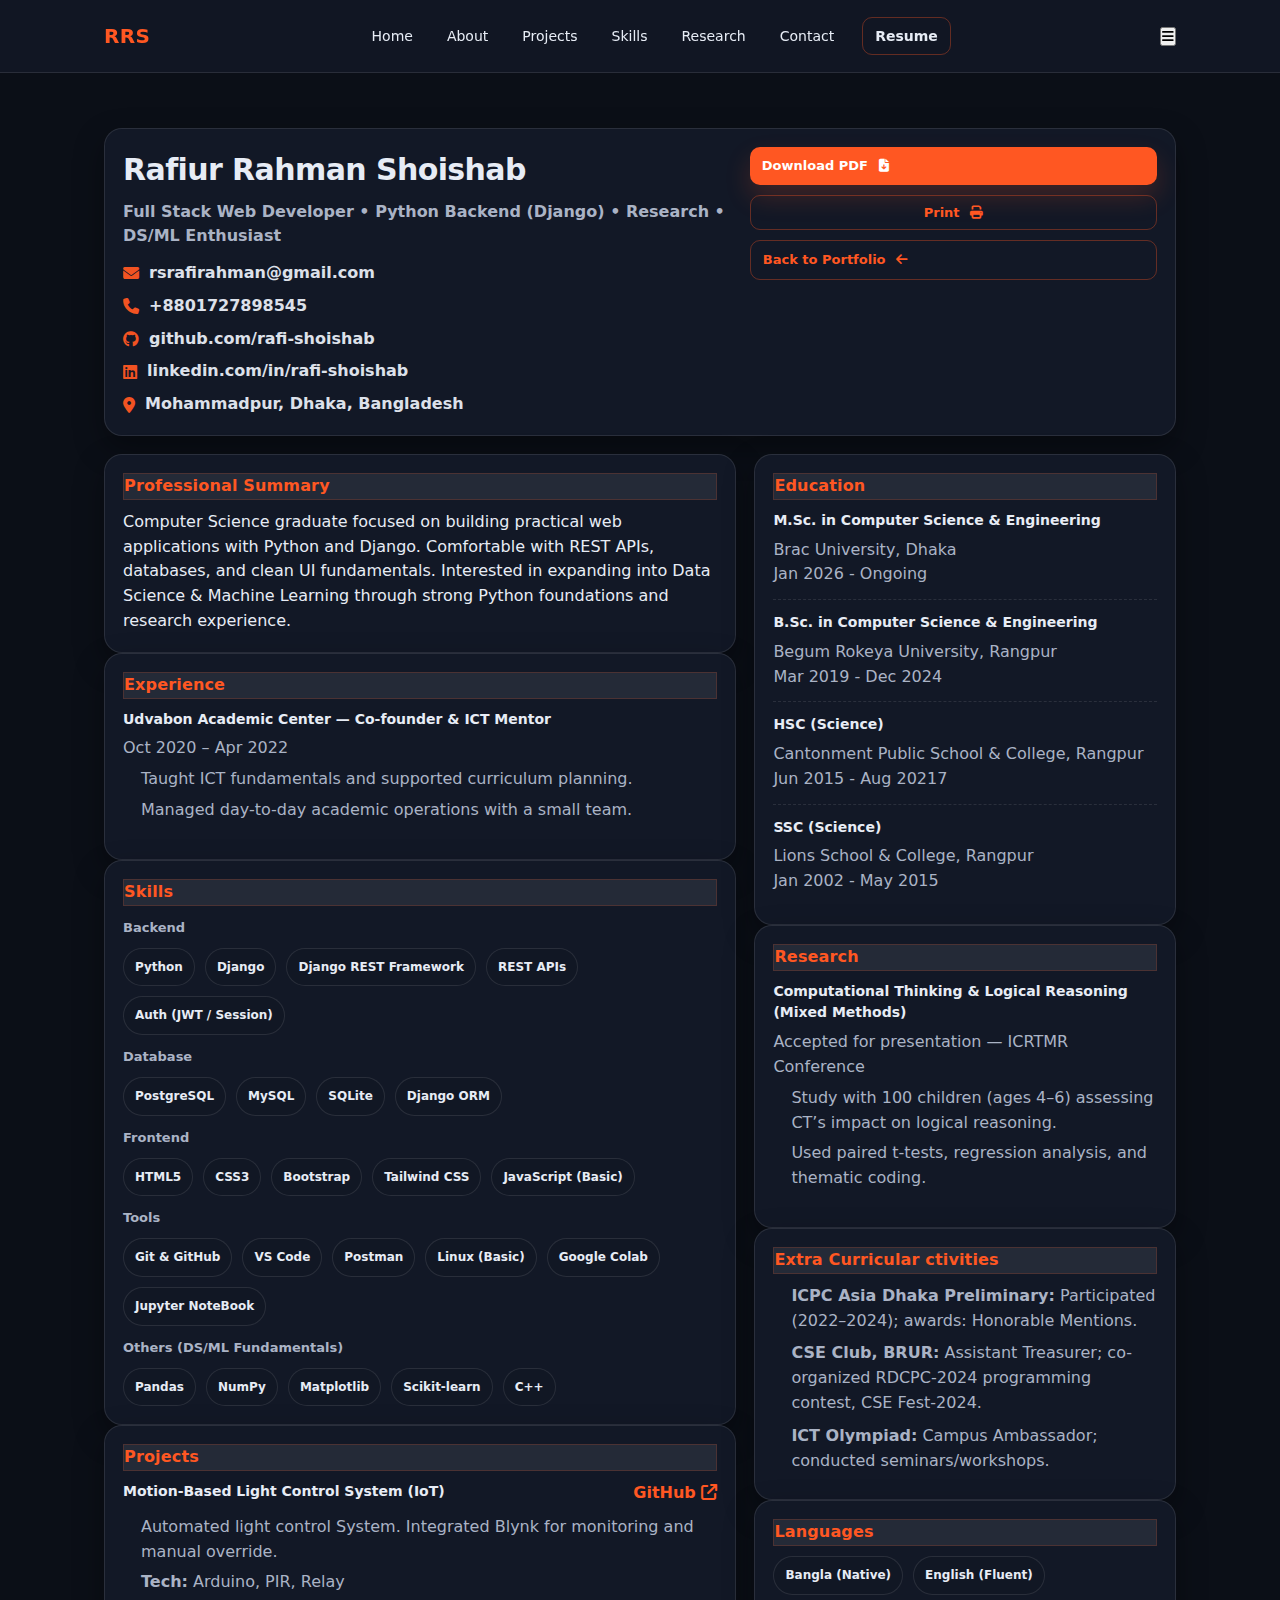
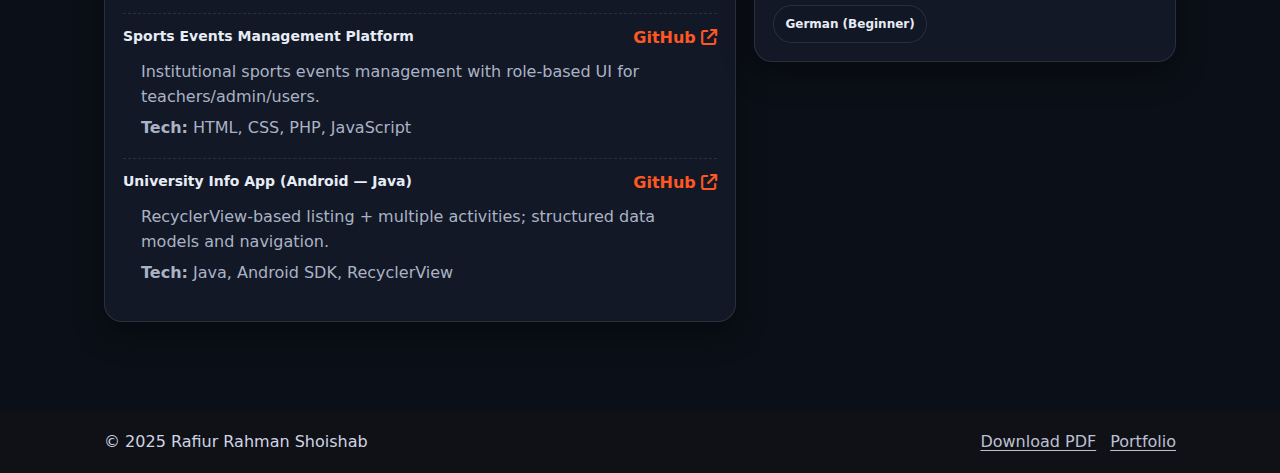
<file: resume.html>
<!doctype html>
<html lang="en">
  <head>
    <meta charset="utf-8" />
    <meta name="viewport" content="width=device-width,initial-scale=1" />
    <title>Resume — Rafiur Rahman Shoishab</title>

    <link rel="stylesheet" href="style.css" />

    <!-- Font Awesome -->
    <link
      rel="stylesheet"
      href="https://cdnjs.cloudflare.com/ajax/libs/font-awesome/6.5.0/css/all.min.css"
    />
  </head>

  <body class="resume-page">
    <!-- HEADER -->
    <header class="header">
      <div class="container header-inner">
        <a class="logo" href="index.html#home" aria-label="Back to Home">RRS</a>

        <nav class="nav" id="navMenu" aria-label="Primary">
          <ul>
            <li><a class="nav-link" href="index.html#home">Home</a></li>
            <li><a class="nav-link" href="index.html#about">About</a></li>
            <li><a class="nav-link" href="index.html#projects">Projects</a></li>
            <li><a class="nav-link" href="index.html#skills">Skills</a></li>
            <li><a class="nav-link" href="index.html#research">Research</a></li>
            <li><a class="nav-link" href="index.html#contact">Contact</a></li>

            <li class="nav-cta">
              <a
                class="btn btn-sm btn-outline"
                href="resume.html"
                aria-current="page"
              >
                Resume
              </a>
            </li>
          </ul>
        </nav>

        <div class="header-actions">
          <button class="hamburger" id="hamburger" aria-label="Toggle menu">
            <i class="fa-solid fa-bars"></i>
          </button>
        </div>
      </div>
    </header>

    <!-- RESUME -->
    <main class="resume">
      <div class="container">
        <!-- Top card -->
        <section class="resume-hero">
          <div class="resume-hero-left">
            <h1 class="resume-name">Rafiur Rahman Shoishab</h1>
            <p class="resume-title">
              Full Stack Web Developer • Python Backend (Django) • Research •
              DS/ML Enthusiast
            </p>

            <div class="resume-contacts">
              <a href="mailto:rsrafirahman@gmail.com"
                ><i class="fa-solid fa-envelope"></i> rsrafirahman@gmail.com</a
              >
              <a href="tel:+8801727898545"
                ><i class="fa-solid fa-phone"></i> +8801727898545</a
              >
              <a
                href="https://github.com/rafi-shoishab"
                target="_blank"
                rel="noopener"
              >
                <i class="fa-brands fa-github"></i> github.com/rafi-shoishab
              </a>
              <a
                href="https://www.linkedin.com/in/rafi-shoishab"
                target="_blank"
                rel="noopener"
              >
                <i class="fa-brands fa-linkedin"></i>
                linkedin.com/in/rafi-shoishab
              </a>
              <span
                ><i class="fa-solid fa-location-dot"></i> Mohammadpur, Dhaka,
                Bangladesh</span
              >
            </div>
          </div>

          <div class="resume-hero-actions">
            <a class="btn btn-sm" href="#" target="_blank" rel="noopener">
              Download PDF <i class="fa-solid fa-file-arrow-down"></i>
            </a>
            <button
              class="btn btn-sm btn-outline"
              type="button"
              onclick="window.print()"
            >
              Print <i class="fa-solid fa-print"></i>
            </button>
            <a class="btn btn-sm btn-outline" href="index.html">
              Back to Portfolio <i class="fa-solid fa-arrow-left"></i>
            </a>
          </div>
        </section>

        <!-- Content grid -->
        <section class="resume-grid">
          <!-- LEFT -->
          <div class="resume-col">
            <article class="resume-card">
              <h2>Professional Summary</h2>
              <p>
                Computer Science graduate focused on building practical web
                applications with Python and Django. Comfortable with REST APIs,
                databases, and clean UI fundamentals. Interested in expanding
                into Data Science & Machine Learning through strong Python
                foundations and research experience.
              </p>
            </article>

            <article class="resume-card">
              <h2>Experience</h2>

              <div class="resume-item">
                <h3>Udvabon Academic Center — Co-founder & ICT Mentor</h3>
                <p class="muted">Oct 2020 – Apr 2022</p>
                <ul>
                  <li>
                    Taught ICT fundamentals and supported curriculum planning.
                  </li>
                  <li>
                    Managed day-to-day academic operations with a small team.
                  </li>
                </ul>
              </div>
            </article>

            <article class="resume-card">
              <h2>Skills</h2>

              <h3 class="resume-sub">Backend</h3>
              <div class="resume-tags">
                <span>Python</span><span>Django</span
                ><span>Django REST Framework</span> <span>REST APIs</span
                ><span>Auth (JWT / Session)</span>
              </div>

              <h3 class="resume-sub">Database</h3>
              <div class="resume-tags">
                <span>PostgreSQL</span><span>MySQL</span><span>SQLite</span
                ><span>Django ORM</span>
              </div>

              <h3 class="resume-sub">Frontend</h3>
              <div class="resume-tags">
                <span>HTML5</span><span>CSS3</span><span>Bootstrap</span
                ><span>Tailwind CSS</span><span>JavaScript (Basic)</span>
              </div>

              <h3 class="resume-sub">Tools</h3>
              <div class="resume-tags">
                <span>Git & GitHub</span><span>VS Code</span><span>Postman</span
                ><span>Linux (Basic)</span><span>Google Colab</span
                ><span>Jupyter NoteBook</span>
              </div>

              <h3 class="resume-sub">Others (DS/ML Fundamentals)</h3>
              <div class="resume-tags">
                <span>Pandas</span><span>NumPy</span><span>Matplotlib</span
                ><span>Scikit-learn</span>
                <span>C++</span>
              </div>
            </article>

            <article class="resume-card">
              <h2>Projects</h2>

              <div class="resume-item">
                <div class="resume-item-top">
                  <h3>Motion-Based Light Control System (IoT)</h3>
                  <a
                    class="resume-link"
                    href="https://github.com/rafi-shoishab/MotionLight_IoT"
                    target="_blank"
                    rel="noopener"
                  >
                    GitHub
                    <i class="fa-solid fa-arrow-up-right-from-square"></i>
                  </a>
                </div>
                <ul>
                  <li>
                    Automated light control System. Integrated Blynk for
                    monitoring and manual override.
                  </li>
                  <li><strong>Tech:</strong> Arduino, PIR, Relay</li>
                </ul>
              </div>

              <div class="resume-item">
                <div class="resume-item-top">
                  <h3>Sports Events Management Platform</h3>
                  <a
                    class="resume-link"
                    href="https://github.com/rafi-shoishab/Sports_Events_Management"
                    target="_blank"
                    rel="noopener"
                  >
                    GitHub
                    <i class="fa-solid fa-arrow-up-right-from-square"></i>
                  </a>
                </div>
                <ul>
                  <li>
                    Institutional sports events management with role-based UI
                    for teachers/admin/users.
                  </li>
                  <li><strong>Tech:</strong> HTML, CSS, PHP, JavaScript</li>
                </ul>
              </div>

              <div class="resume-item">
                <div class="resume-item-top">
                  <h3>University Info App (Android — Java)</h3>
                  <a
                    class="resume-link"
                    href="https://github.com/rafi-shoishab/univarsity-info-App"
                    target="_blank"
                    rel="noopener"
                  >
                    GitHub
                    <i class="fa-solid fa-arrow-up-right-from-square"></i>
                  </a>
                </div>
                <ul>
                  <li>
                    RecyclerView-based listing + multiple activities; structured
                    data models and navigation.
                  </li>
                  <li>
                    <strong>Tech:</strong> Java, Android SDK, RecyclerView
                  </li>
                </ul>
              </div>
            </article>
          </div>

          <!-- RIGHT -->
          <aside class="resume-col">
            <article class="resume-card">
              <h2>Education</h2>
              <div class="resume-item">
                <h3>M.Sc. in Computer Science & Engineering</h3>
                <p class="muted">Brac University, Dhaka</p>
                <p class="muted">Jan 2026 - Ongoing</p>
              </div>
              <div class="resume-item">
                <h3>B.Sc. in Computer Science & Engineering</h3>
                <p class="muted">Begum Rokeya University, Rangpur</p>
                <p class="muted">Mar 2019 - Dec 2024</p>
              </div>
              <div class="resume-item">
                <h3>HSC (Science)</h3>
                <p class="muted">Cantonment Public School & College, Rangpur</p>
                <p class="muted">Jun 2015 - Aug 20217</p>
              </div>
              <div class="resume-item">
                <h3>SSC (Science)</h3>
                <p class="muted">Lions School & College, Rangpur</p>
                <p class="muted">Jan 2002 - May 2015</p>
              </div>
            </article>

            <article class="resume-card">
              <h2>Research</h2>
              <div class="resume-item">
                <h3>
                  Computational Thinking & Logical Reasoning (Mixed Methods)
                </h3>
                <p class="muted">
                  Accepted for presentation — ICRTMR Conference
                </p>
                <ul>
                  <li>
                    Study with 100 children (ages 4–6) assessing CT’s impact on
                    logical reasoning.
                  </li>
                  <li>
                    Used paired t-tests, regression analysis, and thematic
                    coding.
                  </li>
                </ul>
              </div>
            </article>

            <article class="resume-card">
              <h2>Extra Curricular ctivities</h2>
              <ul class="resume-list">
                <li>
                  <strong>ICPC Asia Dhaka Preliminary:</strong> Participated
                  (2022–2024); awards: Honorable Mentions.
                </li>
                <li>
                  <strong>CSE Club, BRUR:</strong> Assistant Treasurer;
                  co-organized RDCPC-2024 programming contest, CSE Fest-2024.
                </li>
                <li>
                  <strong>ICT Olympiad:</strong> Campus Ambassador; conducted
                  seminars/workshops.
                </li>
              </ul>
            </article>

            <article class="resume-card">
              <h2>Languages</h2>
              <div class="resume-tags">
                <span>Bangla (Native)</span><span>English (Fluent)</span
                ><span>German (Beginner)</span>
              </div>
            </article>
          </aside>
        </section>
      </div>
    </main>

    <footer class="footer">
      <div class="container foot-inner">
        <span>© 2025 Rafiur Rahman Shoishab</span>
        <div class="foot-links">
          <a href="#" target="_blank" rel="noopener">Download PDF</a>
          <a href="index.html">Portfolio</a>
        </div>
      </div>
    </footer>

    <script src="script.js"></script>
  </body>
</html>
</file>
<file: style.css>
/* ---------- Base ---------- */
:root {
  --bg: #0b0f17;
  --surface: #121826;
  --ink: #e7ecf5;
  --muted: #aab3c5;
  --line: rgba(255, 255, 255, 0.1);

  --accent: #ff5722;
  --accentSoft: rgba(255, 87, 34, 0.14);

  --shadow: 0 16px 50px rgba(0, 0, 0, 0.45);
  --shadow2: 0 12px 30px rgba(0, 0, 0, 0.35);

  --radius: 16px;
  --radiusSm: 12px;
}

* {
  margin: 0;
  padding: 0;
  box-sizing: border-box;
  font-family:
    "Poppins",
    system-ui,
    -apple-system,
    Segoe UI,
    Roboto,
    Arial,
    sans-serif;
}
body {
  background: var(--bg);
  color: var(--ink);
  line-height: 1.55;
}
img {
  max-width: 100%;
  display: block;
}
a {
  color: inherit;
  text-decoration: none;
}
ul {
  list-style: none;
}

/* ---------- Layout ---------- */
.container {
  max-width: 1120px;
  margin: 0 auto;
  padding: 0 24px;
}
.section {
  padding: 88px 0;
}
.section.alt {
  background: linear-gradient(
    180deg,
    color-mix(in srgb, var(--surface) 55%, transparent),
    transparent
  );
}
.section-head {
  text-align: center;
  max-width: 820px;
  margin: 0 auto 34px;
}
.section-head h2 {
  font-size: 34px;
  letter-spacing: -0.02em;
  margin-bottom: 10px;
}
.subtext {
  color: var(--muted);
  font-size: 16px;
}

/* ---------- Header ---------- */
.header {
  position: fixed;
  top: 0;
  left: 0;
  right: 0;
  z-index: 1000;
  background: color-mix(in srgb, var(--surface) 88%, transparent);
  backdrop-filter: blur(10px);
  border-bottom: 1px solid var(--line);
}
.header-inner {
  display: flex;
  align-items: center;
  justify-content: space-between;
  height: 72px;
}
.logo {
  font-weight: 800;
  letter-spacing: 0.02em;
  color: var(--accent);
  font-size: 20px;
}
.nav ul {
  display: flex;
  align-items: center;
  gap: 10px;
}
.nav a {
  padding: 10px 12px;
  border-radius: 10px;
  color: var(--ink);
  font-size: 14px;
}
.nav a:hover,
.nav a.active {
  background: var(--accentSoft);
  color: var(--accent);
}
.nav-cta {
  margin-left: 6px;
}

/* Buttons */
.btn {
  background: var(--accent);
  color: #fff;
  border: none;
  padding: 12px 16px;
  border-radius: 12px;
  font-weight: 700;
  cursor: pointer;
  box-shadow: 0 12px 26px rgba(255, 87, 34, 0.2);
  transition:
    transform 0.16s ease,
    box-shadow 0.16s ease,
    opacity 0.16s ease;
}
.btn:hover {
  transform: translateY(-2px);
  box-shadow: 0 16px 32px rgba(255, 87, 34, 0.22);
}
.btn:active {
  transform: translateY(0);
  opacity: 0.95;
}
.btn-outline {
  background: transparent;
  border: 1px solid rgba(255, 87, 34, 0.35);
  color: var(--accent);
  box-shadow: none;
}
.btn-outline:hover {
  background: var(--accentSoft);
}
.btn-sm {
  padding: 9px 12px;
  border-radius: 10px;
  font-size: 13px;
}
.btn.btn-sm i {
  margin-left: 6px;
}
.btn.btn-outline i {
  margin-left: 6px;
}

/* ---------- Hero ---------- */
.hero {
  padding-top: 110px;
}
.hero-inner {
  display: grid;
  grid-template-columns: 1.15fr 0.85fr;
  gap: 36px;
  align-items: center;
  padding: 34px 0 26px;
}
.kicker {
  color: var(--accent);
  font-weight: 700;
  margin-bottom: 6px;
}
.title {
  font-size: 46px;
  line-height: 1.08;
  letter-spacing: -0.03em;
  margin-bottom: 10px;
}
.changing-text {
  font-size: 20px;
  font-weight: 700;
  margin-bottom: 14px;
}
#rotateText {
  color: var(--accent);
  border-right: 2px solid var(--accent);
  padding-right: 6px;
}
.desc {
  color: var(--muted);
  max-width: 620px;
  margin-bottom: 18px;
}

.hero-cta {
  display: flex;
  flex-wrap: wrap;
  gap: 12px;
  align-items: center;
  margin-top: 10px;
}
.socials {
  display: flex;
  gap: 10px;
  margin-left: 6px;
}
.socials a {
  width: 42px;
  height: 42px;
  border-radius: 12px;
  background: var(--surface);
  display: grid;
  place-items: center;
  border: 1px solid var(--line);
  box-shadow: var(--shadow2);
  transition:
    transform 0.16s ease,
    background 0.16s ease;
}
.socials a:hover {
  transform: translateY(-2px);
  background: color-mix(in srgb, var(--surface) 85%, transparent);
}
.socials i {
  font-size: 18px;
  color: var(--ink);
}

.hero-meta {
  display: flex;
  gap: 18px;
  flex-wrap: wrap;
  margin-top: 16px;
  color: color-mix(in srgb, var(--ink) 80%, var(--muted));
}
.hero-meta i {
  color: var(--accent);
  margin-right: 6px;
}

.photo-card {
  background: var(--surface);
  border: 1px solid var(--line);
  border-radius: 22px;
  box-shadow: var(--shadow);
  padding: 16px;
}
.photo-card img {
  border-radius: 16px;
  height: 420px;
  width: 100%;
  object-fit: cover;
}

/* ---------- Banner Strip ---------- */
.banner-strip {
  padding: 18px 0 34px;
}
.banner-inner {
  background: var(--surface);
  border: 1px solid var(--line);
  border-radius: 18px;
  box-shadow: var(--shadow2);
  padding: 16px 16px;
}
.badge-row {
  display: flex;
  flex-wrap: wrap;
  gap: 10px;
  justify-content: center;
}
.mini-badge {
  display: inline-flex;
  align-items: center;
  gap: 8px;
  background: rgba(255, 87, 34, 0.08);
  color: var(--ink);
  border: 1px solid rgba(255, 87, 34, 0.18);
  padding: 10px 12px;
  border-radius: 999px;
  font-weight: 700;
  font-size: 13px;
}
.mini-badge i {
  color: var(--accent);
}

/* ---------- Cards ---------- */
.cards {
  display: grid;
  grid-template-columns: repeat(3, minmax(0, 1fr));
  gap: 18px;
  margin-top: 22px;
}
.card {
  background: var(--surface);
  border: 1px solid var(--line);
  border-radius: var(--radius);
  box-shadow: var(--shadow2);
  padding: 20px;
  transition: transform 0.18s ease;
}
.card:hover {
  transform: translateY(-6px);
}
.card-ic {
  width: 48px;
  height: 48px;
  border-radius: 14px;
  display: grid;
  place-items: center;
  background: rgba(255, 87, 34, 0.1);
  color: var(--accent);
  margin-bottom: 12px;
}
.card h3 {
  font-size: 18px;
  margin-bottom: 8px;
}
.card p {
  color: var(--muted);
}

/* ---------- Projects ---------- */
.project-grid {
  display: grid;
  grid-template-columns: repeat(3, minmax(0, 1fr));
  gap: 18px;
}
.project-card {
  background: var(--surface);
  border: 1px solid var(--line);
  border-radius: 18px;
  box-shadow: var(--shadow2);
  overflow: hidden;
  transition:
    transform 0.18s ease,
    opacity 0.18s ease;
}
.project-card:hover {
  transform: translateY(-6px);
}
.project-media {
  height: 190px;
  overflow: hidden;
}
.project-media img {
  height: 100%;
  width: 100%;
  object-fit: cover;
  transform: scale(1);
  transition: transform 0.25s ease;
}
.project-card:hover .project-media img {
  transform: scale(1.04);
}
.project-body {
  padding: 16px;
}
.project-body h3 {
  font-size: 17px;
  margin-bottom: 8px;
  line-height: 1.25;
}
.project-body p {
  color: var(--muted);
  font-size: 14px;
  margin-bottom: 12px;
}
.tags {
  display: flex;
  flex-wrap: wrap;
  gap: 8px;
  margin-bottom: 14px;
}
.tags span {
  font-size: 12px;
  font-weight: 700;
  padding: 8px 10px;
  border-radius: 999px;
  background: color-mix(in srgb, var(--surface) 85%, var(--bg));
  border: 1px solid var(--line);
}
.project-actions {
  display: flex;
  gap: 10px;
  flex-wrap: wrap;
}

/* --- Filter UI --- */
.filter-bar {
  display: flex;
  flex-wrap: wrap;
  gap: 10px;
  justify-content: center;
  margin: 10px 0 26px;
}
.filter-btn {
  border: 1px solid var(--line);
  background: color-mix(in srgb, var(--surface) 82%, var(--bg));
  color: var(--ink);
  padding: 10px 14px;
  border-radius: 999px;
  font-weight: 800;
  font-size: 13px;
  cursor: pointer;
  transition:
    transform 0.16s ease,
    background 0.16s ease,
    border-color 0.16s ease;
}
.filter-btn:hover {
  transform: translateY(-2px);
}
.filter-btn.active {
  background: rgba(255, 87, 34, 0.14);
  border-color: rgba(255, 87, 34, 0.3);
  color: var(--ink);
  box-shadow: var(--shadow2);
}
.project-card.is-hidden {
  display: none;
}
.no-projects {
  text-align: center;
  color: var(--muted);
  margin-top: 14px;
  font-weight: 700;
}

/* ===================================================
   SKILLS SECTION — Clean Dark Pill Style
=================================================== */

.skills-wrap {
  margin-top: 40px;
  display: flex;
  flex-direction: column;
  gap: 40px;
}

.skill-row {
  display: flex;
  flex-direction: column;
  gap: 18px;
}

/* Category Title (like Backend, Database) */
.skill-head{
  font-size: 20px;
  font-weight: 800;
  letter-spacing: -0.01em;
  color: var(--ink);
  position: relative;
  padding-bottom: 8px;
}

.skill-head::after{
  content: "";
  position: absolute;
  left: 0;
  bottom: 0;
  width: 40px;
  height: 3px;
  background: var(--accent);
  border-radius: 2px;
}

/* Skill Pills */
.skill-items {
  display: flex;
  flex-wrap: wrap;
  gap: 14px;
}

.skill-items span {
  padding: 12px 20px;
  border-radius: 999px;
  font-size: 13px;
  font-weight: 700;
  background: #111827;
  border: 1px solid rgba(255, 255, 255, 0.08);
  color: var(--ink);
  transition: all 0.25s ease;
  cursor: default;
}

/* Hover Animation */
.skill-items span:hover {
  background: rgba(255, 87, 34, 0.12);
  border-color: rgba(255, 87, 34, 0.35);
  transform: translateY(-4px);
  box-shadow: 0 12px 24px rgba(255, 87, 34, 0.18);
}

/* Responsive */
@media (max-width: 760px) {
  .skills-wrap {
    gap: 30px;
  }
}

/* Research */
.feature-card {
  background: var(--surface);
  border: 1px solid var(--line);
  border-radius: 18px;
  box-shadow: var(--shadow2);
  padding: 18px;
  max-width: 920px;
  margin: 0 auto;
}
.feature-top {
  display: flex;
  align-items: flex-start;
  justify-content: space-between;
  gap: 12px;
  margin-bottom: 12px;
}
.feature-top h3 {
  font-size: 18px;
  line-height: 1.3;
}
.pill {
  display: inline-flex;
  padding: 8px 10px;
  border-radius: 999px;
  background: rgba(255, 87, 34, 0.1);
  border: 1px solid rgba(255, 87, 34, 0.2);
  color: var(--ink);
  font-weight: 800;
  font-size: 12px;
  white-space: nowrap;
}
.feature-list {
  padding-left: 18px;
}
.feature-list li {
  margin: 7px 0;
  color: var(--muted);
}

/* Achievements */
.two-col {
  display: grid;
  grid-template-columns: repeat(2, minmax(0, 1fr));
  gap: 18px;
}
.mini-card {
  background: var(--surface);
  border: 1px solid var(--line);
  border-radius: 18px;
  box-shadow: var(--shadow2);
  padding: 18px;
}
.mini-card h3 {
  font-size: 16px;
  margin-bottom: 8px;
}
.mini-card i {
  color: var(--accent);
  margin-right: 8px;
}
.mini-card p {
  color: var(--muted);
}

/* Contact */
.contact-card {
  display: grid;
  grid-template-columns: 0.95fr 1.05fr;
  gap: 18px;
  background: var(--surface);
  border: 1px solid var(--line);
  border-radius: 18px;
  box-shadow: var(--shadow2);
  padding: 18px;
  max-width: 980px;
  margin: 0 auto;
}
.c-info p {
  margin: 10px 0;
  color: color-mix(in srgb, var(--ink) 85%, var(--muted));
}
.c-info i {
  color: var(--accent);
  margin-right: 8px;
}
.c-info a {
  color: var(--ink);
  text-decoration: underline;
  text-underline-offset: 3px;
}
.c-form input,
.c-form textarea {
  width: 100%;
  padding: 12px 12px;
  border-radius: 14px;
  border: 1px solid var(--line);
  background: color-mix(in srgb, var(--surface) 75%, var(--bg));
  margin-bottom: 10px;
  outline: none;
  color: var(--ink);
}
.c-form textarea {
  min-height: 120px;
  resize: vertical;
}

/* Footer */
.footer {
  background: #0f1117;
  color: #cfd4e3;
  padding: 18px 0;
  margin-top: 30px;
}
.foot-inner {
  display: flex;
  align-items: center;
  justify-content: space-between;
  gap: 12px;
  flex-wrap: wrap;
}
.foot-links {
  display: flex;
  gap: 14px;
  flex-wrap: wrap;
}
.foot-links a {
  color: #cfd4e3;
  text-decoration: underline;
  text-underline-offset: 3px;
  opacity: 0.9;
}
.foot-links a:hover {
  opacity: 1;
}

/* Mobile */
@media (max-width: 980px) {
  .hero-inner {
    grid-template-columns: 1fr;
    text-align: center;
  }
  .hero-cta {
    justify-content: center;
  }
  .hero-meta {
    justify-content: center;
  }
  .photo-card img {
    height: 340px;
  }
  .project-grid {
    grid-template-columns: repeat(2, minmax(0, 1fr));
  }
  .cards {
    grid-template-columns: repeat(2, minmax(0, 1fr));
  }
  .contact-card {
    grid-template-columns: 1fr;
  }
}

@media (max-width: 760px) {
  .nav ul {
    flex-wrap: wrap;
    justify-content: center;
  }
  .project-grid {
    grid-template-columns: 1fr;
  }
  .cards {
    grid-template-columns: 1fr;
  }
  .two-col {
    grid-template-columns: 1fr;
  }
  .skill-row {
    grid-template-columns: 1fr;
  }
  .skill-head {
    width: fit-content;
    margin: 0 auto;
  }
}

/* Resume Page Styles */
.resume {
  padding-top: 110px;
  padding-bottom: 60px;
}
.resume-hero {
  background: var(--surface);
  border: 1px solid var(--line);
  box-shadow: var(--shadow2);
  border-radius: 18px;
  padding: 18px;
  display: grid;
  grid-template-columns: 1.2fr 0.8fr;
  gap: 16px;
  align-items: start;
  margin-top: 18px;
}
.resume-name {
  font-size: 30px;
  letter-spacing: -0.02em;
  margin-bottom: 6px;
}
.resume-title {
  color: var(--muted);
  font-weight: 700;
  margin-bottom: 12px;
}
.resume-contacts {
  display: grid;
  grid-template-columns: 1fr;
  gap: 8px;
}
.resume-contacts a,
.resume-contacts span {
  color: var(--ink);
  opacity: 0.95;
  display: inline-flex;
  align-items: center;
  gap: 10px;
  font-weight: 700;
}
.resume-contacts i {
  color: var(--accent);
}
.resume-hero-actions {
  display: flex;
  flex-direction: column;
  gap: 10px;
  align-items: stretch;
}
.resume-grid {
  display: grid;
  grid-template-columns: 1.2fr 0.8fr;
  gap: 18px;
  margin-top: 18px;
}
.resume-card {
  background: var(--surface);
  border: 1px solid var(--line);
  box-shadow: var(--shadow2);
  border-radius: 18px;
  padding: 18px;
}
.resume-card h2 {
  font-size: 16px;
  margin-bottom: 10px;
  letter-spacing: 0.01em;
}
.resume-sub {
  margin-top: 12px;
  font-size: 13px;
  color: var(--muted);
  font-weight: 800;
}
.resume-tags {
  display: flex;
  flex-wrap: wrap;
  gap: 10px;
  margin-top: 10px;
}
.resume-tags span {
  background: color-mix(in srgb, var(--surface) 85%, var(--bg));
  border: 1px solid var(--line);
  padding: 9px 11px;
  border-radius: 999px;
  font-weight: 800;
  font-size: 12px;
}
.resume-item {
  padding: 12px 0;
  border-top: 1px dashed var(--line);
}
.resume-item:first-of-type {
  border-top: none;
  padding-top: 0;
}
.resume-item-top {
  display: flex;
  align-items: flex-start;
  justify-content: space-between;
  gap: 12px;
}
.resume-item h3 {
  font-size: 14px;
  margin-bottom: 6px;
}
.resume-item ul {
  padding-left: 18px;
  color: var(--muted);
}
.resume-item li {
  margin: 6px 0;
}
.resume-link {
  font-weight: 800;
  color: var(--accent);
  white-space: nowrap;
}
.resume-list {
  padding-left: 18px;
  color: var(--muted);
}
.resume-list li {
  margin: 8px 0;
}
.muted {
  color: var(--muted);
}

.banner-strip {
  padding: 18px 0 34px;
}
.banner-inner {
  background: var(--surface);
  border: 1px solid var(--line);
  border-radius: 18px;
  box-shadow: var(--shadow2);
  padding: 16px 16px;
}
h2 {
  background: rgba(255, 255, 255, 0.08);
  color: var(--ink);
  border: 1px solid rgba(255, 87, 34, 0.18);
  font-weight: 700;
  font-size: 13px;
  color: var(--accent);
}

/* responsive */
@media (max-width: 980px) {
  .resume-hero {
    grid-template-columns: 1fr;
  }
  .resume-grid {
    grid-template-columns: 1fr;
  }
  .resume-hero-actions {
    flex-direction: row;
    flex-wrap: wrap;
  }
}

/* print */
@media print {
  @page {
    size: A4;
    margin: 10mm;
  }

  body {
    background: #fff !important;
    color: #000 !important;
    font-size: 10.5px !important;
    line-height: 1.2 !important;
  }
  .header,
  .footer,
  .resume-hero-actions {
    display: none !important;
  }
  .resume {
    padding: 0 !important;
    zoom: 1;
  }
  .container {
    max-width: 100% !important;
    padding: 0 !important;
  }

  .resume-grid {
    display: grid !important;
    grid-template-columns: 1.2fr 0.8fr !important;
    gap: 5px !important;
    margin-top: 5px !important;
  }

  .resume-hero {
    display: grid !important;
    grid-template-columns: 1.2fr 0.8fr !important;
    gap: 8px !important;
    padding: 5px !important;
    margin: 0 !important;
    box-shadow: none !important;
    border: 1px solid #ccc !important;
    border-radius: 6px !important;
  }

  .resume-card {
    padding: 5px !important;
    margin: 0 !important;
    box-shadow: none !important;
    border: 1px solid #ccc !important;
    border-radius: 6px !important;
  }

  .resume-item {
    padding: 3px 0 !important;
  }
  .resume-item li,
  .resume-list li {
    margin: 1px 0 !important;
  }

  .resume-tags {
    gap: 3px !important;
    margin-top: 3px !important;
  }
  .resume-tags span {
    font-size: 7.4px !important;
    padding: 2px 5px !important;
    border: 1px solid #ccc !important;
    background: #f2f2f2 !important;
  }

  .resume-card,
  .resume-hero {
    break-inside: avoid;
    page-break-inside: avoid;
  }
}
</file>
